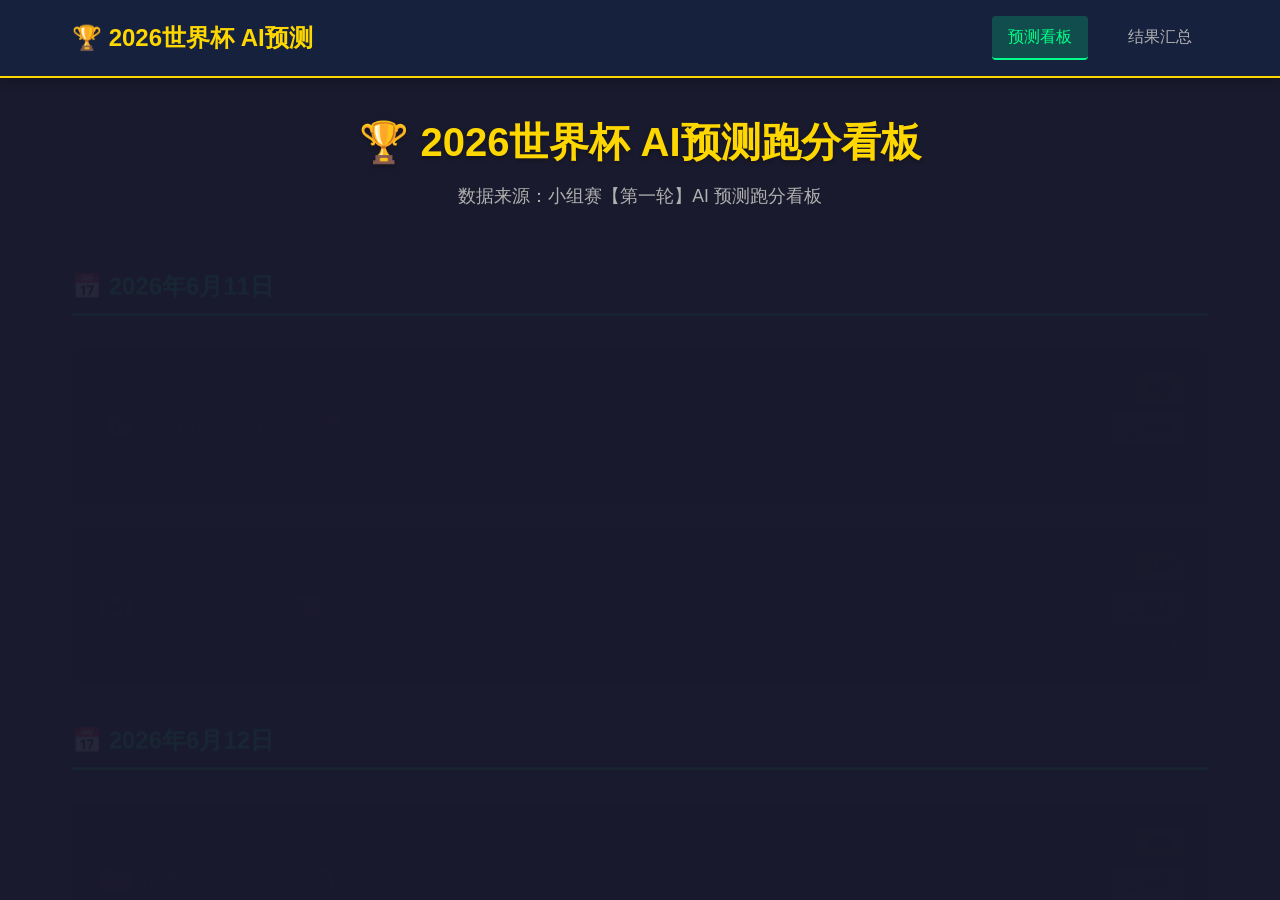
<file: docs/index.html>
<!DOCTYPE html>
<html lang="zh-CN">
<head>
    <meta charset="UTF-8">
    <meta http-equiv="refresh" content="0; url=prediction-dashboard.html">
    <title>2026世界杯 AI预测看板</title>
</head>
<body>
    <p>正在跳转到 <a href="prediction-dashboard.html">预测看板</a>...</p>
</body>
</html>
</file>
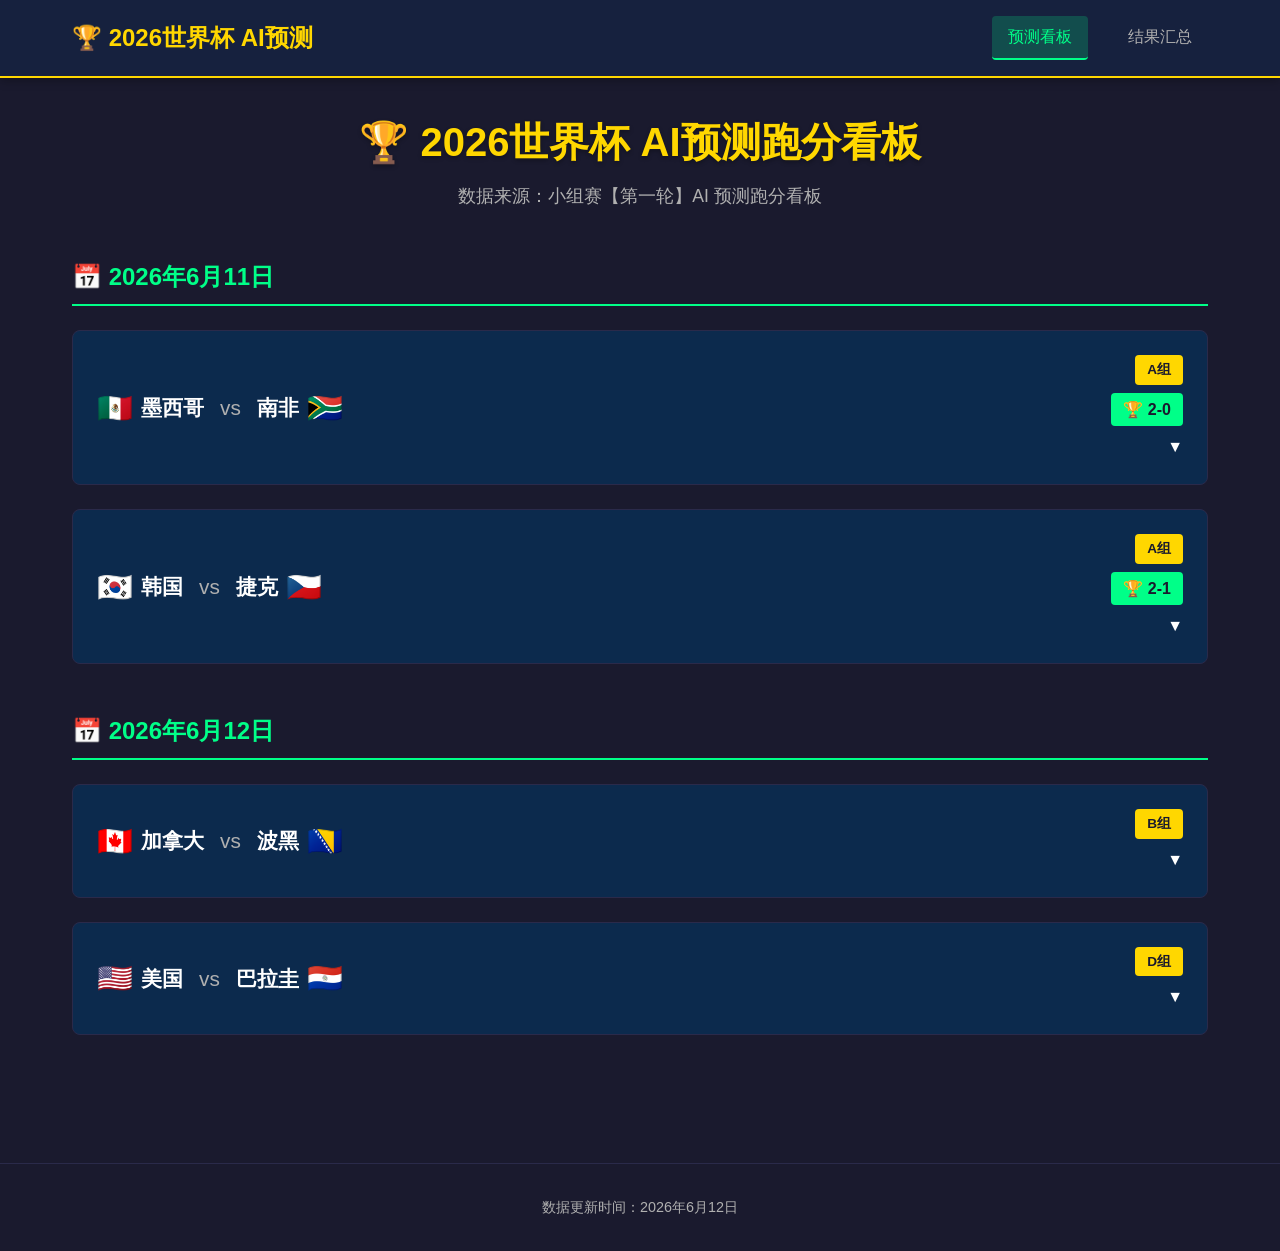
<file: prediction-dashboard.html>
<!DOCTYPE html>
<html lang="zh-CN">
<head>
    <meta charset="UTF-8">
    <meta name="viewport" content="width=device-width, initial-scale=1.0">
    <title>🏆 2026世界杯 AI预测跑分看板</title>
    <link rel="stylesheet" href="styles.css">
</head>
<body>
    <nav class="navbar">
        <div class="nav-container">
            <h1 class="nav-title">🏆 2026世界杯 AI预测</h1>
            <div class="nav-links">
                <a href="prediction-dashboard.html" class="nav-link active">预测看板</a>
                <a href="results-summary.html" class="nav-link">结果汇总</a>
            </div>
        </div>
    </nav>

    <main class="container">
        <header class="page-header">
            <h1>🏆 2026世界杯 AI预测跑分看板</h1>
            <p class="subtitle">数据来源：小组赛【第一轮】AI 预测跑分看板</p>
        </header>

        <div id="matches-container">
            <!-- Matches will be dynamically inserted here -->
        </div>
    </main>

    <footer class="footer">
        <p>数据更新时间：<span id="last-updated"></span></p>
    </footer>

    <script src="data.json"></script>
    <script src="app.js"></script>
</body>
</html>
</file>
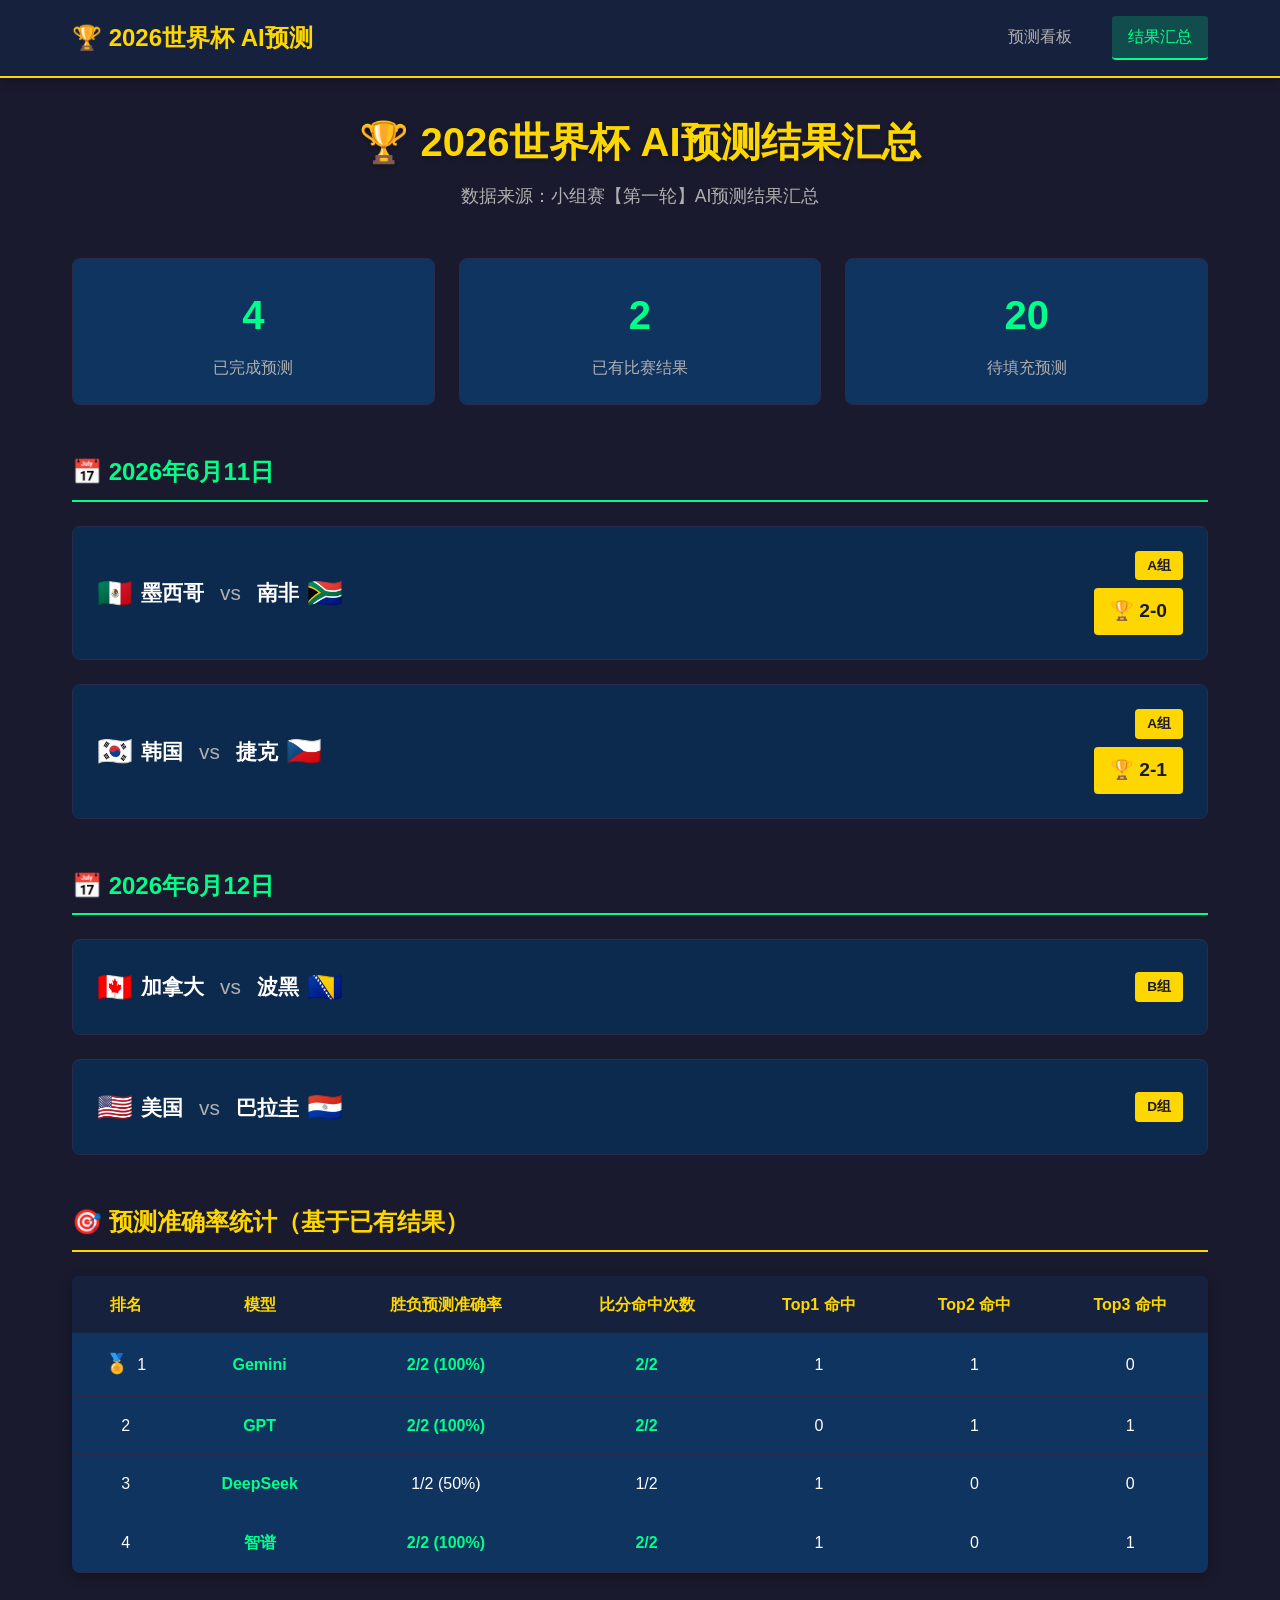
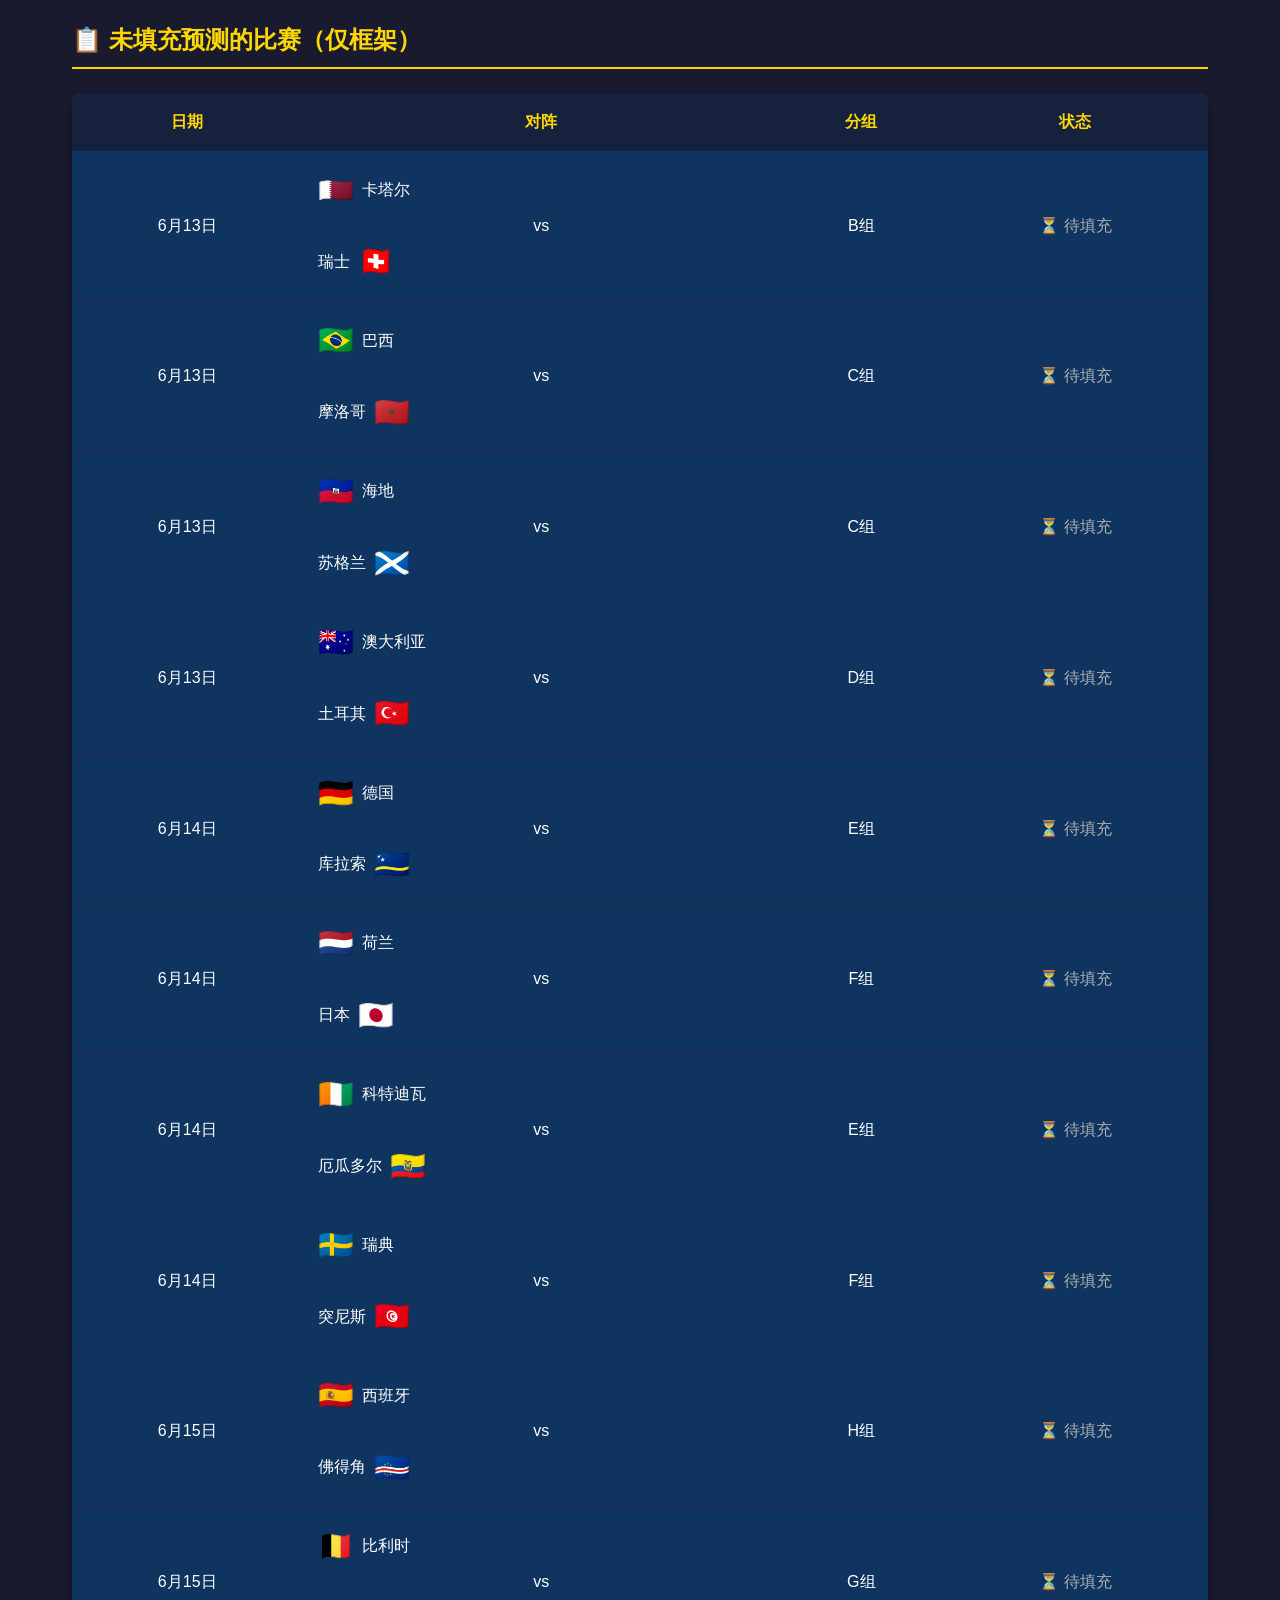
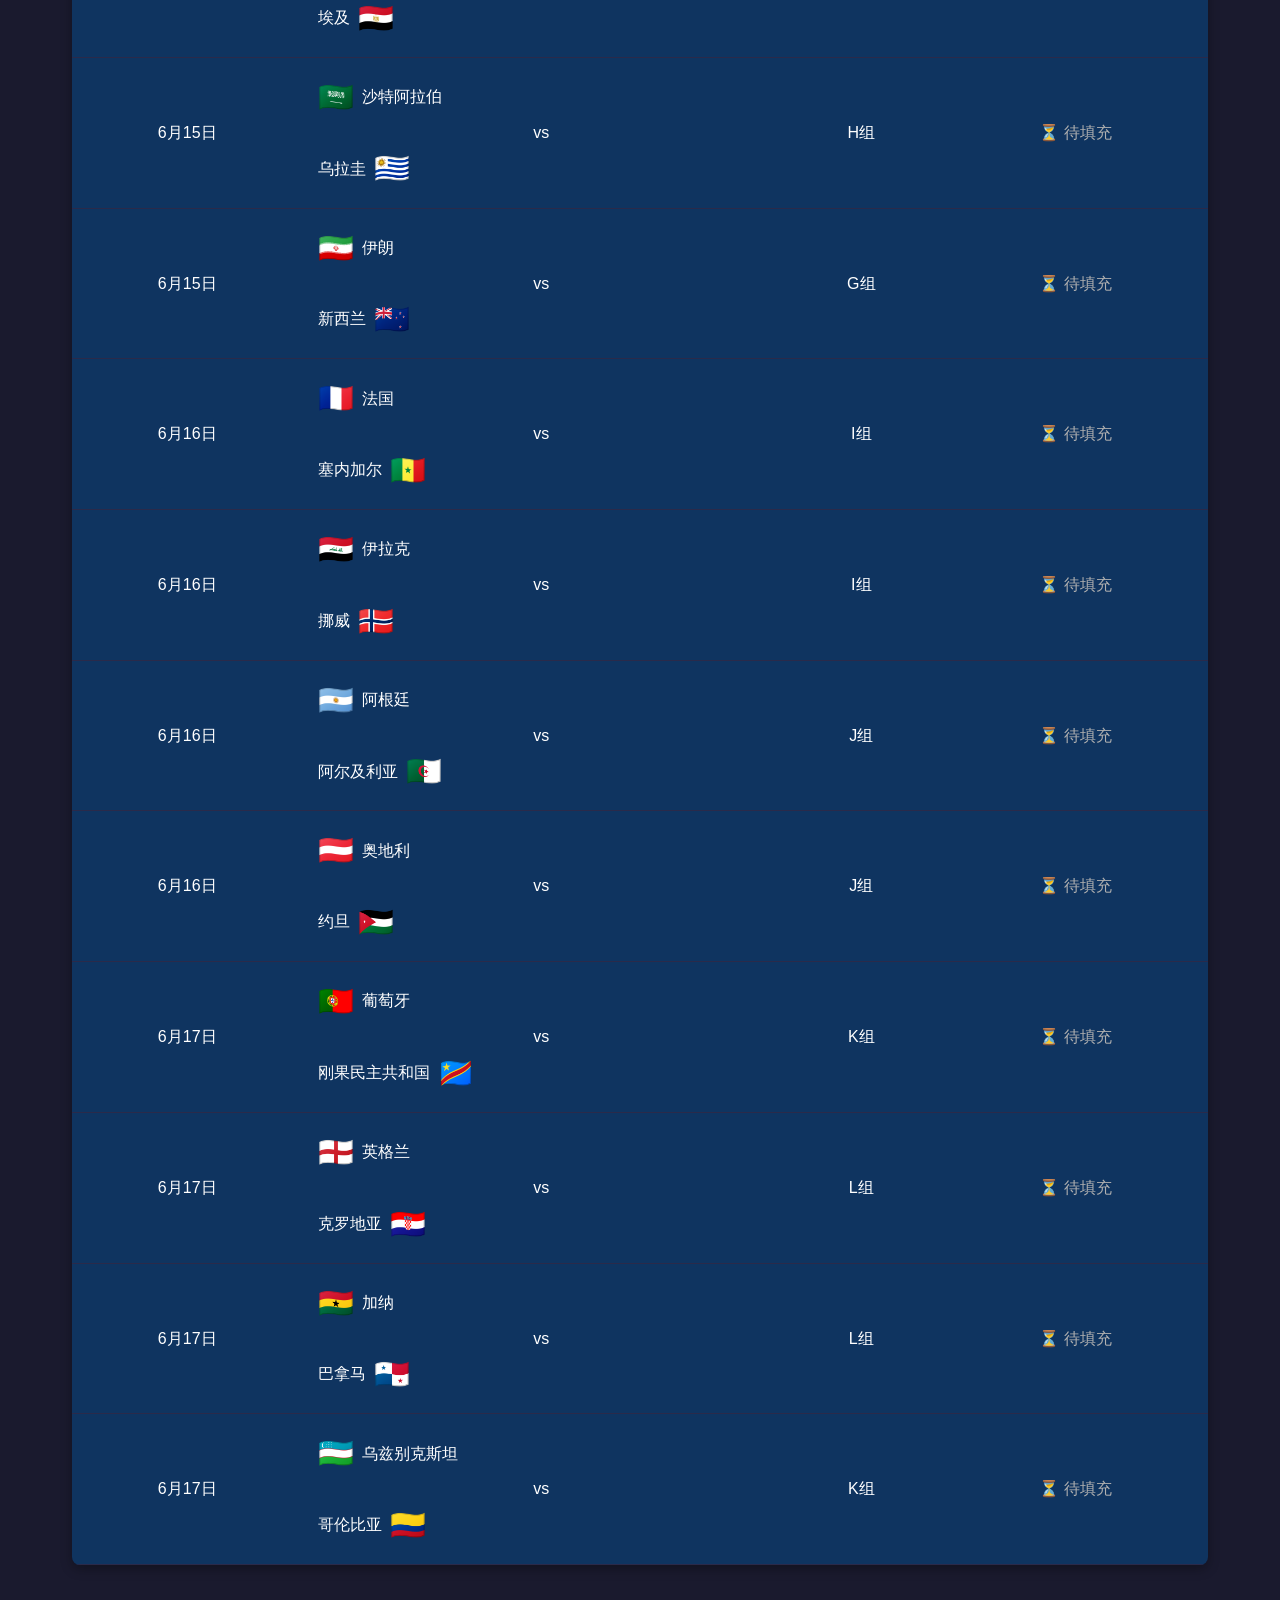
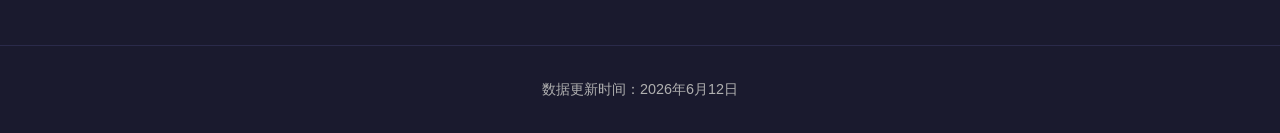
<file: results-summary.html>
<!DOCTYPE html>
<html lang="zh-CN">
<head>
    <meta charset="UTF-8">
    <meta name="viewport" content="width=device-width, initial-scale=1.0">
    <title>🏆 2026世界杯 AI预测结果汇总</title>
    <link rel="stylesheet" href="styles.css">
    <link rel="stylesheet" href="results-styles.css">
</head>
<body>
    <nav class="navbar">
        <div class="nav-container">
            <h1 class="nav-title">🏆 2026世界杯 AI预测</h1>
            <div class="nav-links">
                <a href="prediction-dashboard.html" class="nav-link">预测看板</a>
                <a href="results-summary.html" class="nav-link active">结果汇总</a>
            </div>
        </div>
    </nav>

    <main class="container">
        <header class="page-header">
            <h1>🏆 2026世界杯 AI预测结果汇总</h1>
            <p class="subtitle">数据来源：小组赛【第一轮】AI预测结果汇总</p>
        </header>

        <div id="statistics-container" class="statistics-grid">
            <!-- Statistics cards will be inserted here -->
        </div>

        <div id="results-container">
            <!-- Match results will be dynamically inserted here -->
        </div>

        <div id="accuracy-container">
            <!-- Model accuracy table will be inserted here -->
        </div>

        <div id="pending-container">
            <!-- Pending matches will be inserted here -->
        </div>
    </main>

    <footer class="footer">
        <p>数据更新时间：<span id="last-updated"></span></p>
    </footer>

    <script src="data.json"></script>
    <script src="results-app.js"></script>
</body>
</html>
</file>
<file: styles.css>
/* CSS Variables for Theme */
:root {
    --bg-primary: #1a1a2e;
    --bg-secondary: #16213e;
    --bg-card: #0f3460;
    --text-primary: #ffffff;
    --text-secondary: #b0b0b0;
    --accent-green: #00ff88;
    --accent-gold: #ffd700;
    --accent-red: #ff6b6b;
    --border-color: #2a2a4a;
    --shadow-color: rgba(0, 0, 0, 0.3);
}

/* Reset and Base Styles */
* {
    margin: 0;
    padding: 0;
    box-sizing: border-box;
}

body {
    font-family: -apple-system, BlinkMacSystemFont, 'Segoe UI', Roboto, 'Helvetica Neue', Arial, sans-serif;
    background-color: var(--bg-primary);
    color: var(--text-primary);
    line-height: 1.6;
    min-height: 100vh;
}

/* Navigation Bar */
.navbar {
    background-color: var(--bg-secondary);
    border-bottom: 2px solid var(--accent-gold);
    padding: 1rem 0;
    position: sticky;
    top: 0;
    z-index: 1000;
    box-shadow: 0 2px 10px var(--shadow-color);
}

.nav-container {
    max-width: 1200px;
    margin: 0 auto;
    padding: 0 2rem;
    display: flex;
    justify-content: space-between;
    align-items: center;
}

.nav-title {
    font-size: 1.5rem;
    color: var(--accent-gold);
    font-weight: 700;
}

.nav-links {
    display: flex;
    gap: 1.5rem;
}

.nav-link {
    color: var(--text-secondary);
    text-decoration: none;
    font-weight: 500;
    padding: 0.5rem 1rem;
    border-radius: 4px;
    transition: all 0.3s ease;
}

.nav-link:hover {
    color: var(--accent-green);
    background-color: rgba(0, 255, 136, 0.1);
}

.nav-link.active {
    color: var(--accent-green);
    background-color: rgba(0, 255, 136, 0.2);
    border-bottom: 2px solid var(--accent-green);
}

/* Main Container */
.container {
    max-width: 1200px;
    margin: 0 auto;
    padding: 2rem;
}

/* Page Header */
.page-header {
    text-align: center;
    margin-bottom: 3rem;
}

.page-header h1 {
    font-size: 2.5rem;
    color: var(--accent-gold);
    margin-bottom: 0.5rem;
    text-shadow: 0 2px 4px rgba(0, 0, 0, 0.3);
}

.subtitle {
    color: var(--text-secondary);
    font-size: 1.1rem;
}

/* Date Section */
.date-section {
    margin-bottom: 3rem;
}

.date-header {
    font-size: 1.5rem;
    color: var(--accent-green);
    margin-bottom: 1.5rem;
    padding-bottom: 0.5rem;
    border-bottom: 2px solid var(--accent-green);
    display: flex;
    align-items: center;
    gap: 0.5rem;
}

/* Match Card */
.match-card {
    background-color: var(--bg-card);
    border: 1px solid var(--border-color);
    border-radius: 8px;
    margin-bottom: 1.5rem;
    overflow: hidden;
    transition: all 0.3s ease;
    cursor: pointer;
}

.match-card:hover {
    border-color: var(--accent-green);
    transform: translateY(-2px);
    box-shadow: 0 4px 12px var(--shadow-color);
}

.match-header {
    padding: 1.5rem;
    display: flex;
    justify-content: space-between;
    align-items: center;
    background-color: rgba(0, 0, 0, 0.2);
}

.match-teams {
    display: flex;
    align-items: center;
    gap: 1rem;
    font-size: 1.3rem;
    font-weight: 600;
}

.team {
    display: flex;
    align-items: center;
    gap: 0.5rem;
}

.flag {
    font-size: 1.8rem;
}

.vs {
    color: var(--text-secondary);
    font-weight: 400;
}

.match-info {
    display: flex;
    flex-direction: column;
    align-items: flex-end;
    gap: 0.5rem;
}

.group-badge {
    background-color: var(--accent-gold);
    color: var(--bg-primary);
    padding: 0.25rem 0.75rem;
    border-radius: 4px;
    font-size: 0.85rem;
    font-weight: 600;
}

.actual-score {
    background-color: var(--accent-green);
    color: var(--bg-primary);
    padding: 0.25rem 0.75rem;
    border-radius: 4px;
    font-size: 1rem;
    font-weight: 700;
}

/* Prediction Table */
.predictions-container {
    padding: 0 1.5rem 1.5rem;
    display: none;
}

.predictions-container.active {
    display: block;
}

.prediction-table {
    width: 100%;
    border-collapse: collapse;
    margin-top: 1rem;
}

.prediction-table th {
    background-color: var(--bg-secondary);
    color: var(--accent-gold);
    padding: 0.75rem 1rem;
    text-align: center;
    font-weight: 600;
    font-size: 0.9rem;
}

.prediction-table td {
    padding: 0.75rem 1rem;
    text-align: center;
    border-bottom: 1px solid var(--border-color);
}

.prediction-table tr:hover {
    background-color: rgba(0, 255, 136, 0.05);
}

.model-name {
    font-weight: 600;
    color: var(--accent-green);
}

.probability {
    font-weight: 500;
}

.home-win {
    color: var(--accent-green);
}

.draw {
    color: var(--accent-gold);
}

.away-win {
    color: var(--accent-red);
}

.score-prediction {
    font-weight: 500;
}

.hit {
    background-color: rgba(0, 255, 136, 0.2);
    color: var(--accent-green);
    font-weight: 600;
}

.hit-icon {
    color: var(--accent-green);
    font-weight: 700;
}

.miss-icon {
    color: var(--accent-red);
    font-weight: 700;
}

/* Footer */
.footer {
    text-align: center;
    padding: 2rem;
    color: var(--text-secondary);
    font-size: 0.9rem;
    border-top: 1px solid var(--border-color);
    margin-top: 3rem;
}

/* Responsive Design */
@media (max-width: 768px) {
    .nav-container {
        flex-direction: column;
        gap: 1rem;
    }

    .nav-links {
        width: 100%;
        justify-content: center;
    }

    .page-header h1 {
        font-size: 1.8rem;
    }

    .match-header {
        flex-direction: column;
        gap: 1rem;
        text-align: center;
    }

    .match-info {
        align-items: center;
    }

    .match-teams {
        font-size: 1.1rem;
    }

    .flag {
        font-size: 1.5rem;
    }

    .prediction-table {
        font-size: 0.85rem;
    }

    .prediction-table th,
    .prediction-table td {
        padding: 0.5rem;
    }

    .container {
        padding: 1rem;
    }
}

@media (max-width: 480px) {
    .match-teams {
        flex-direction: column;
        gap: 0.5rem;
    }

    .vs {
        display: none;
    }

    .prediction-table {
        display: block;
        overflow-x: auto;
    }
}

/* Animations */
@keyframes fadeIn {
    from {
        opacity: 0;
        transform: translateY(10px);
    }
    to {
        opacity: 1;
        transform: translateY(0);
    }
}

.date-section {
    animation: fadeIn 0.5s ease-out;
}

.match-card {
    animation: fadeIn 0.3s ease-out;
}

/* Toggle Icon */
.toggle-icon {
    display: inline-block;
    transition: transform 0.3s ease;
    margin-left: 0.5rem;
}

.toggle-icon.active {
    transform: rotate(180deg);
}
</file>
<file: results-styles.css>
/* Statistics Grid */
.statistics-grid {
    display: grid;
    grid-template-columns: repeat(3, 1fr);
    gap: 1.5rem;
    margin-bottom: 3rem;
}

.stat-card {
    background-color: var(--bg-card);
    border: 1px solid var(--border-color);
    border-radius: 8px;
    padding: 1.5rem;
    text-align: center;
    transition: all 0.3s ease;
}

.stat-card:hover {
    border-color: var(--accent-green);
    transform: translateY(-2px);
    box-shadow: 0 4px 12px var(--shadow-color);
}

.stat-number {
    font-size: 2.5rem;
    font-weight: 700;
    color: var(--accent-green);
    margin-bottom: 0.5rem;
}

.stat-label {
    font-size: 1rem;
    color: var(--text-secondary);
}

/* Section Headers */
.section-header {
    font-size: 1.5rem;
    color: var(--accent-gold);
    margin-bottom: 1.5rem;
    padding-bottom: 0.5rem;
    border-bottom: 2px solid var(--accent-gold);
    display: flex;
    align-items: center;
    gap: 0.5rem;
}

/* Match Result Card */
.result-card {
    background-color: var(--bg-card);
    border: 1px solid var(--border-color);
    border-radius: 8px;
    margin-bottom: 1.5rem;
    overflow: hidden;
    transition: all 0.3s ease;
}

.result-card:hover {
    border-color: var(--accent-green);
}

.result-header {
    padding: 1.5rem;
    display: flex;
    justify-content: space-between;
    align-items: center;
    background-color: rgba(0, 0, 0, 0.2);
    cursor: pointer;
}

.result-teams {
    display: flex;
    align-items: center;
    gap: 1rem;
    font-size: 1.3rem;
    font-weight: 600;
}

.result-score {
    background-color: var(--accent-gold);
    color: var(--bg-primary);
    padding: 0.5rem 1rem;
    border-radius: 4px;
    font-size: 1.2rem;
    font-weight: 700;
}

.pending-status {
    background-color: var(--text-secondary);
    color: var(--bg-primary);
    padding: 0.5rem 1rem;
    border-radius: 4px;
    font-size: 0.9rem;
}

/* Accuracy Table */
.accuracy-section {
    margin-top: 3rem;
    margin-bottom: 3rem;
}

.accuracy-table {
    width: 100%;
    border-collapse: collapse;
    background-color: var(--bg-card);
    border-radius: 8px;
    overflow: hidden;
    box-shadow: 0 4px 12px var(--shadow-color);
}

.accuracy-table th {
    background-color: var(--bg-secondary);
    color: var(--accent-gold);
    padding: 1rem;
    text-align: center;
    font-weight: 600;
}

.accuracy-table td {
    padding: 1rem;
    text-align: center;
    border-bottom: 1px solid var(--border-color);
}

.accuracy-table tr:hover {
    background-color: rgba(0, 255, 136, 0.05);
}

.rank-badge {
    font-size: 1.2rem;
    margin-right: 0.5rem;
}

.accuracy-highlight {
    color: var(--accent-green);
    font-weight: 600;
}

/* Pending Matches Table */
.pending-section {
    margin-top: 3rem;
}

.pending-table {
    width: 100%;
    border-collapse: collapse;
    background-color: var(--bg-card);
    border-radius: 8px;
    overflow: hidden;
    box-shadow: 0 4px 12px var(--shadow-color);
}

.pending-table th {
    background-color: var(--bg-secondary);
    color: var(--accent-gold);
    padding: 1rem;
    text-align: center;
    font-weight: 600;
}

.pending-table td {
    padding: 1rem;
    text-align: center;
    border-bottom: 1px solid var(--border-color);
}

.pending-table tr:hover {
    background-color: rgba(0, 255, 136, 0.05);
}

.pending-icon {
    color: var(--text-secondary);
}

/* Responsive Design */
@media (max-width: 768px) {
    .statistics-grid {
        grid-template-columns: 1fr;
    }

    .result-header {
        flex-direction: column;
        gap: 1rem;
        text-align: center;
    }

    .result-teams {
        font-size: 1.1rem;
    }

    .accuracy-table,
    .pending-table {
        font-size: 0.85rem;
    }

    .accuracy-table th,
    .accuracy-table td,
    .pending-table th,
    .pending-table td {
        padding: 0.5rem;
    }
}

@media (max-width: 480px) {
    .result-teams {
        flex-direction: column;
        gap: 0.5rem;
    }

    .vs {
        display: none;
    }

    .accuracy-table,
    .pending-table {
        display: block;
        overflow-x: auto;
    }
}
</file>
